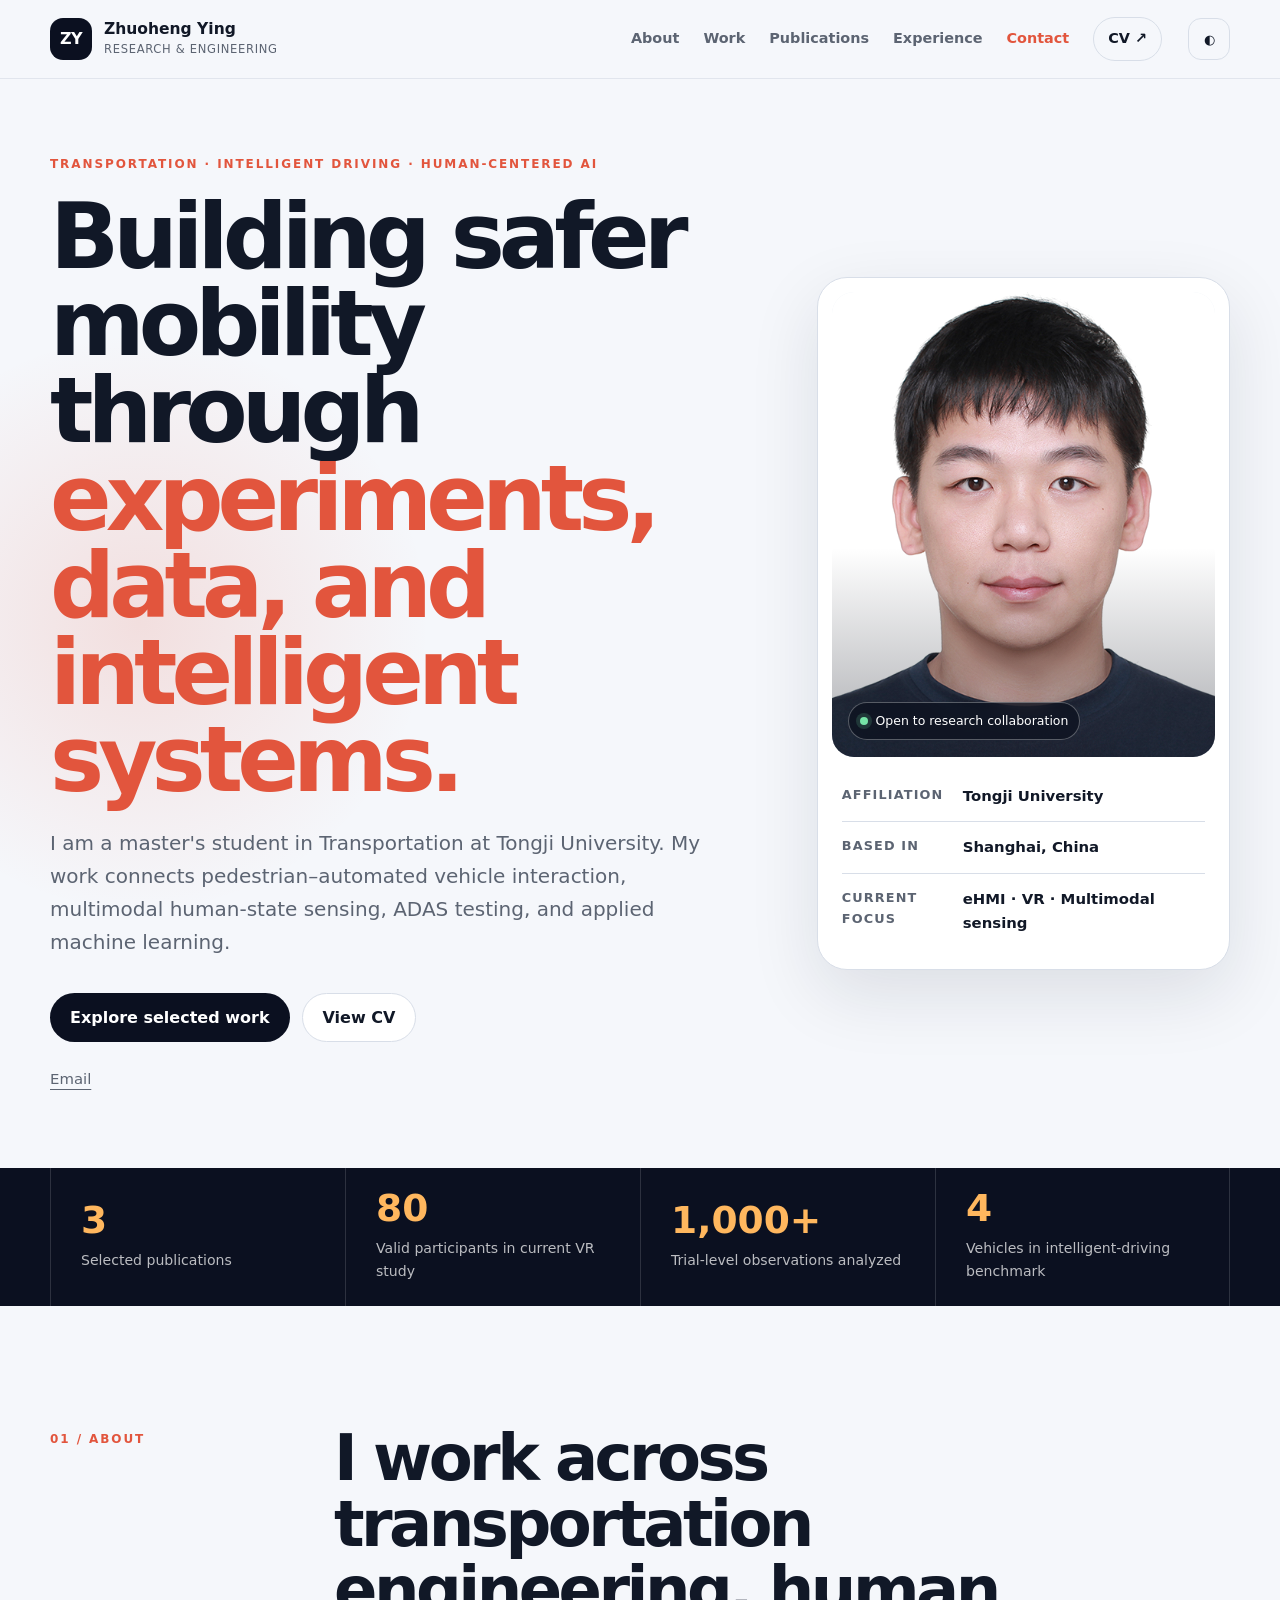
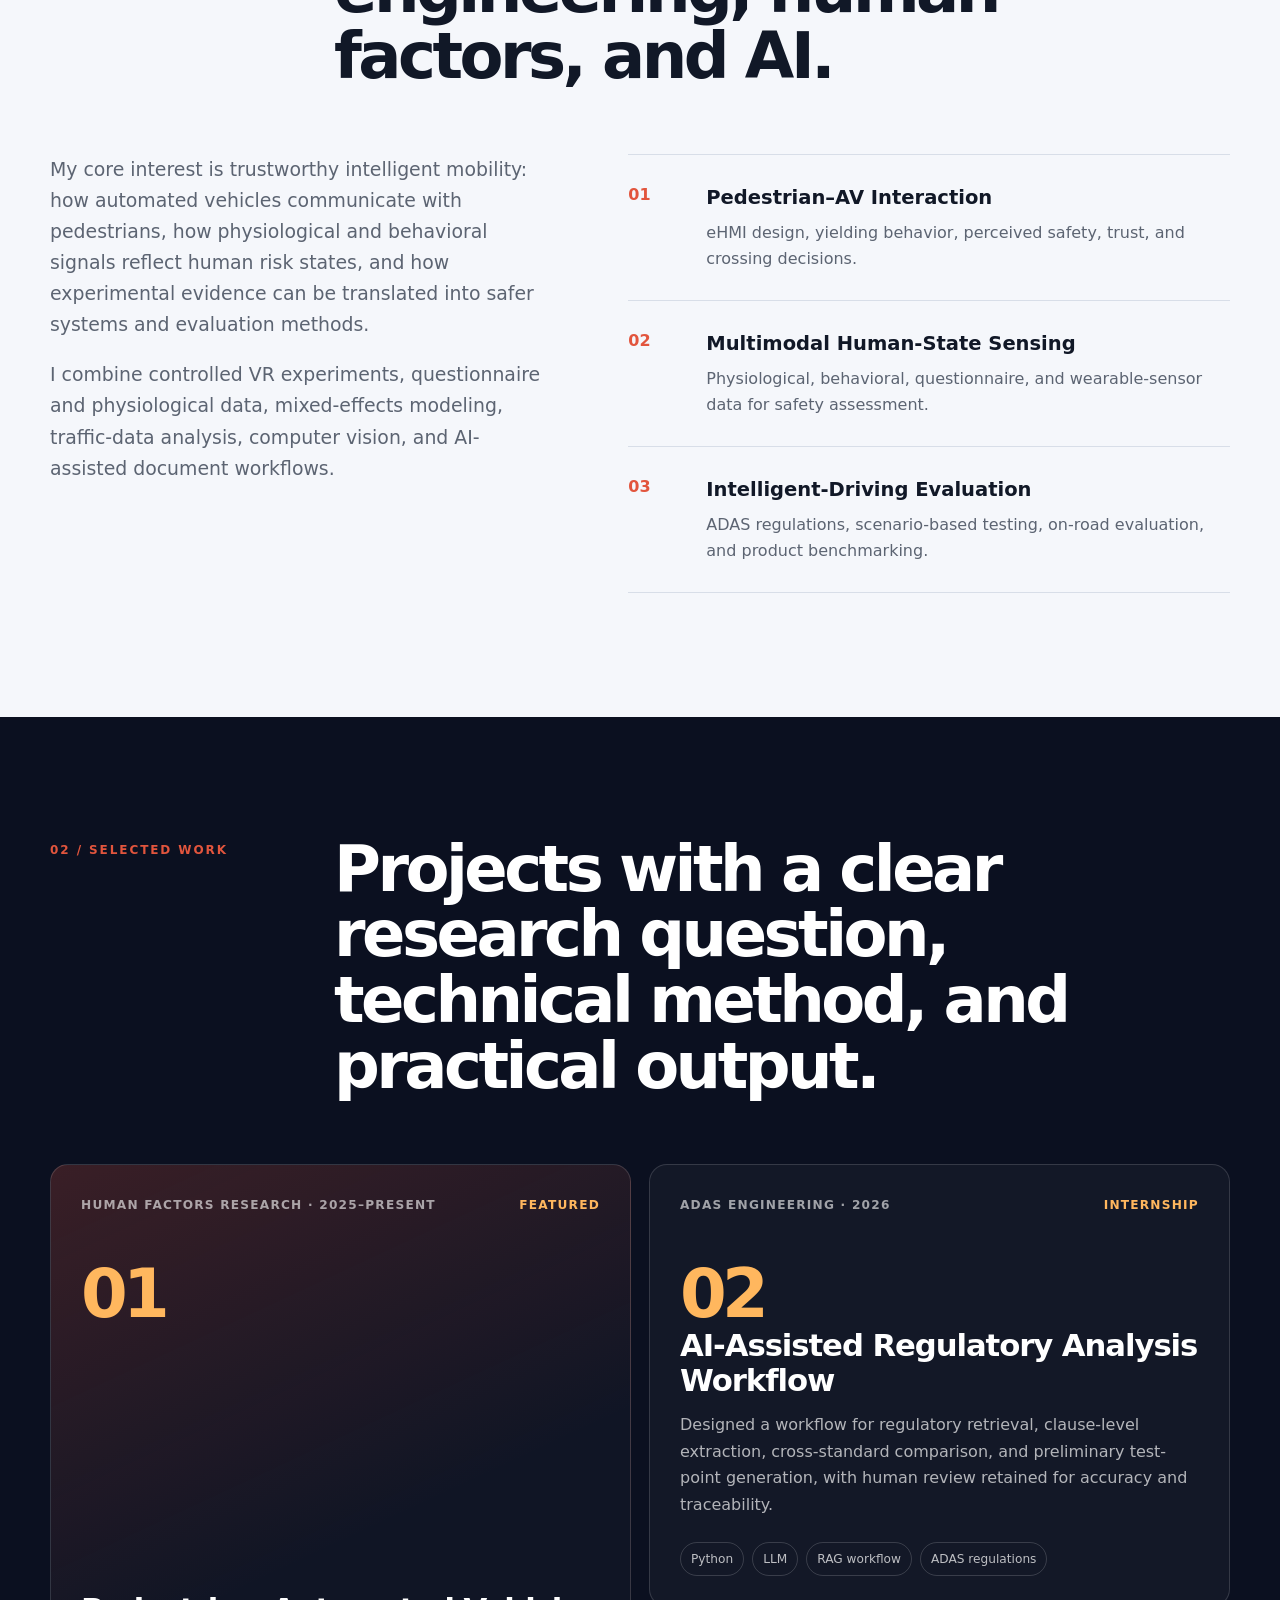
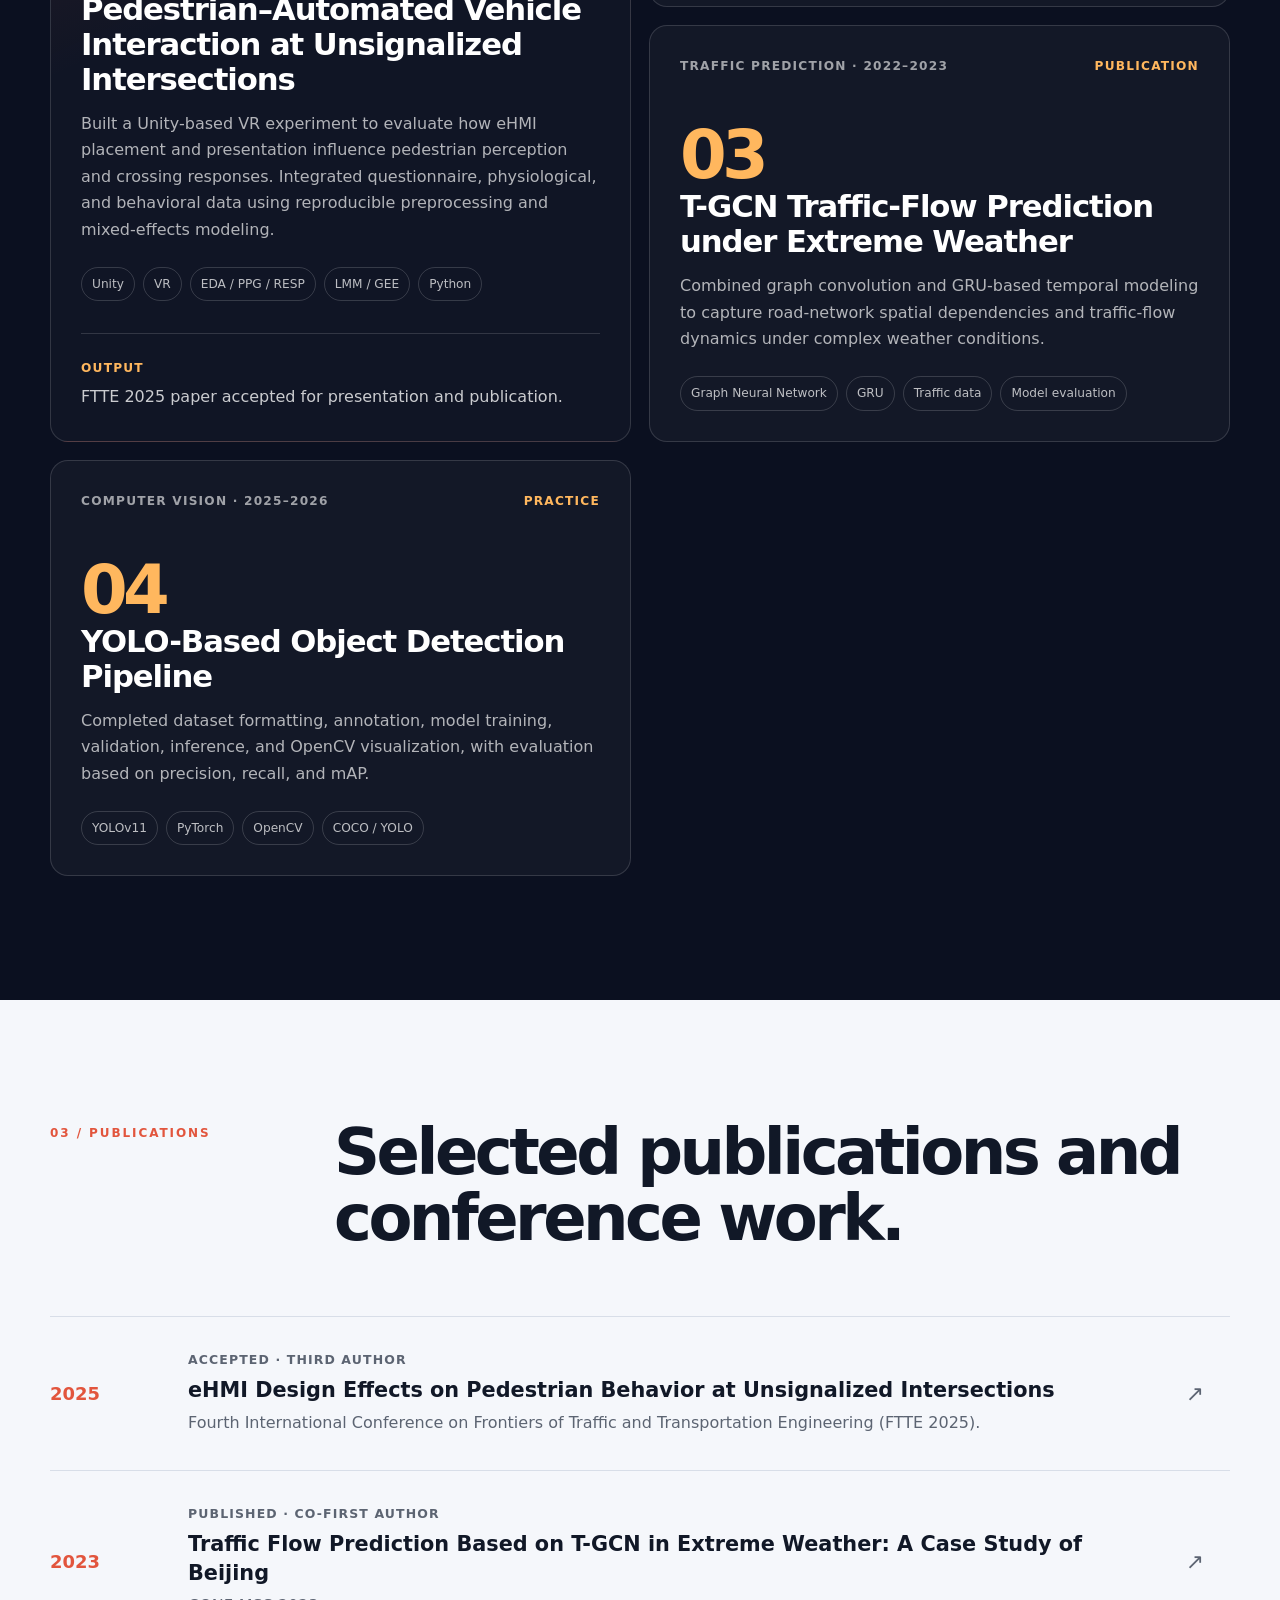
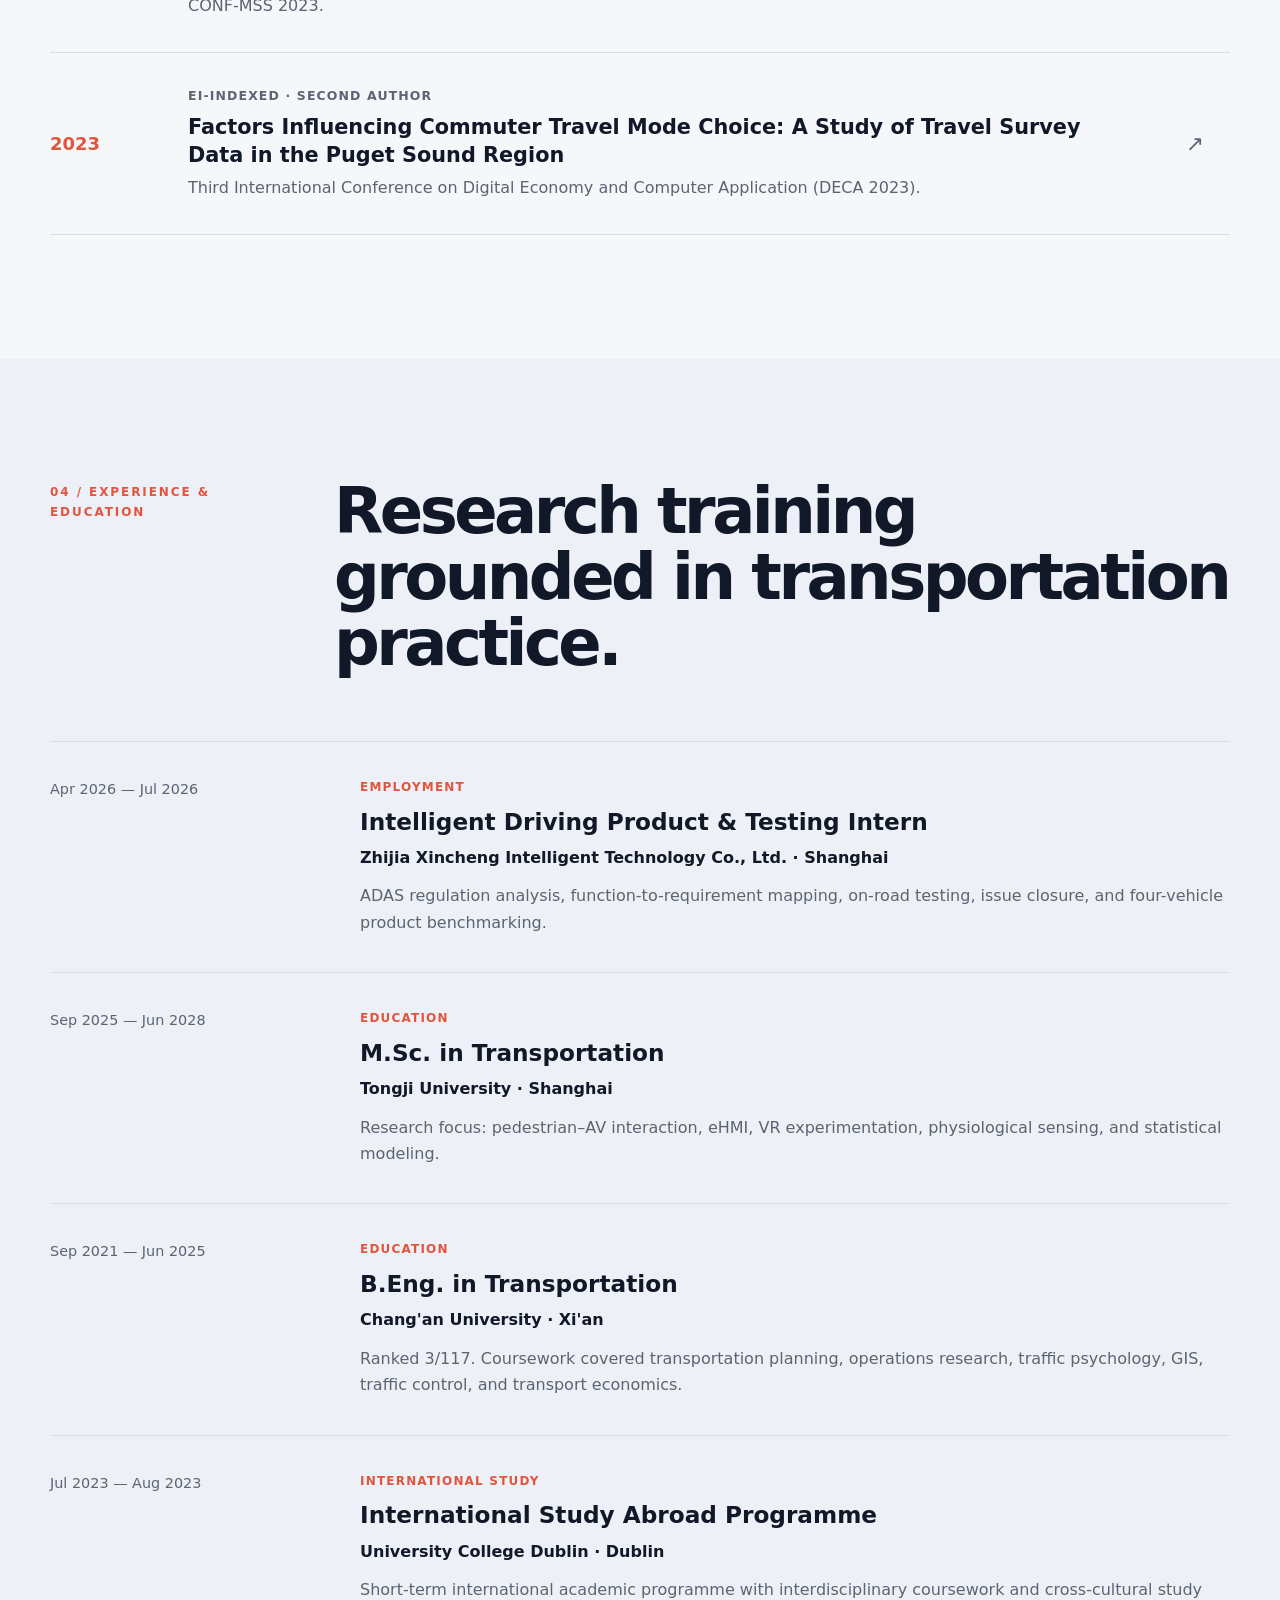
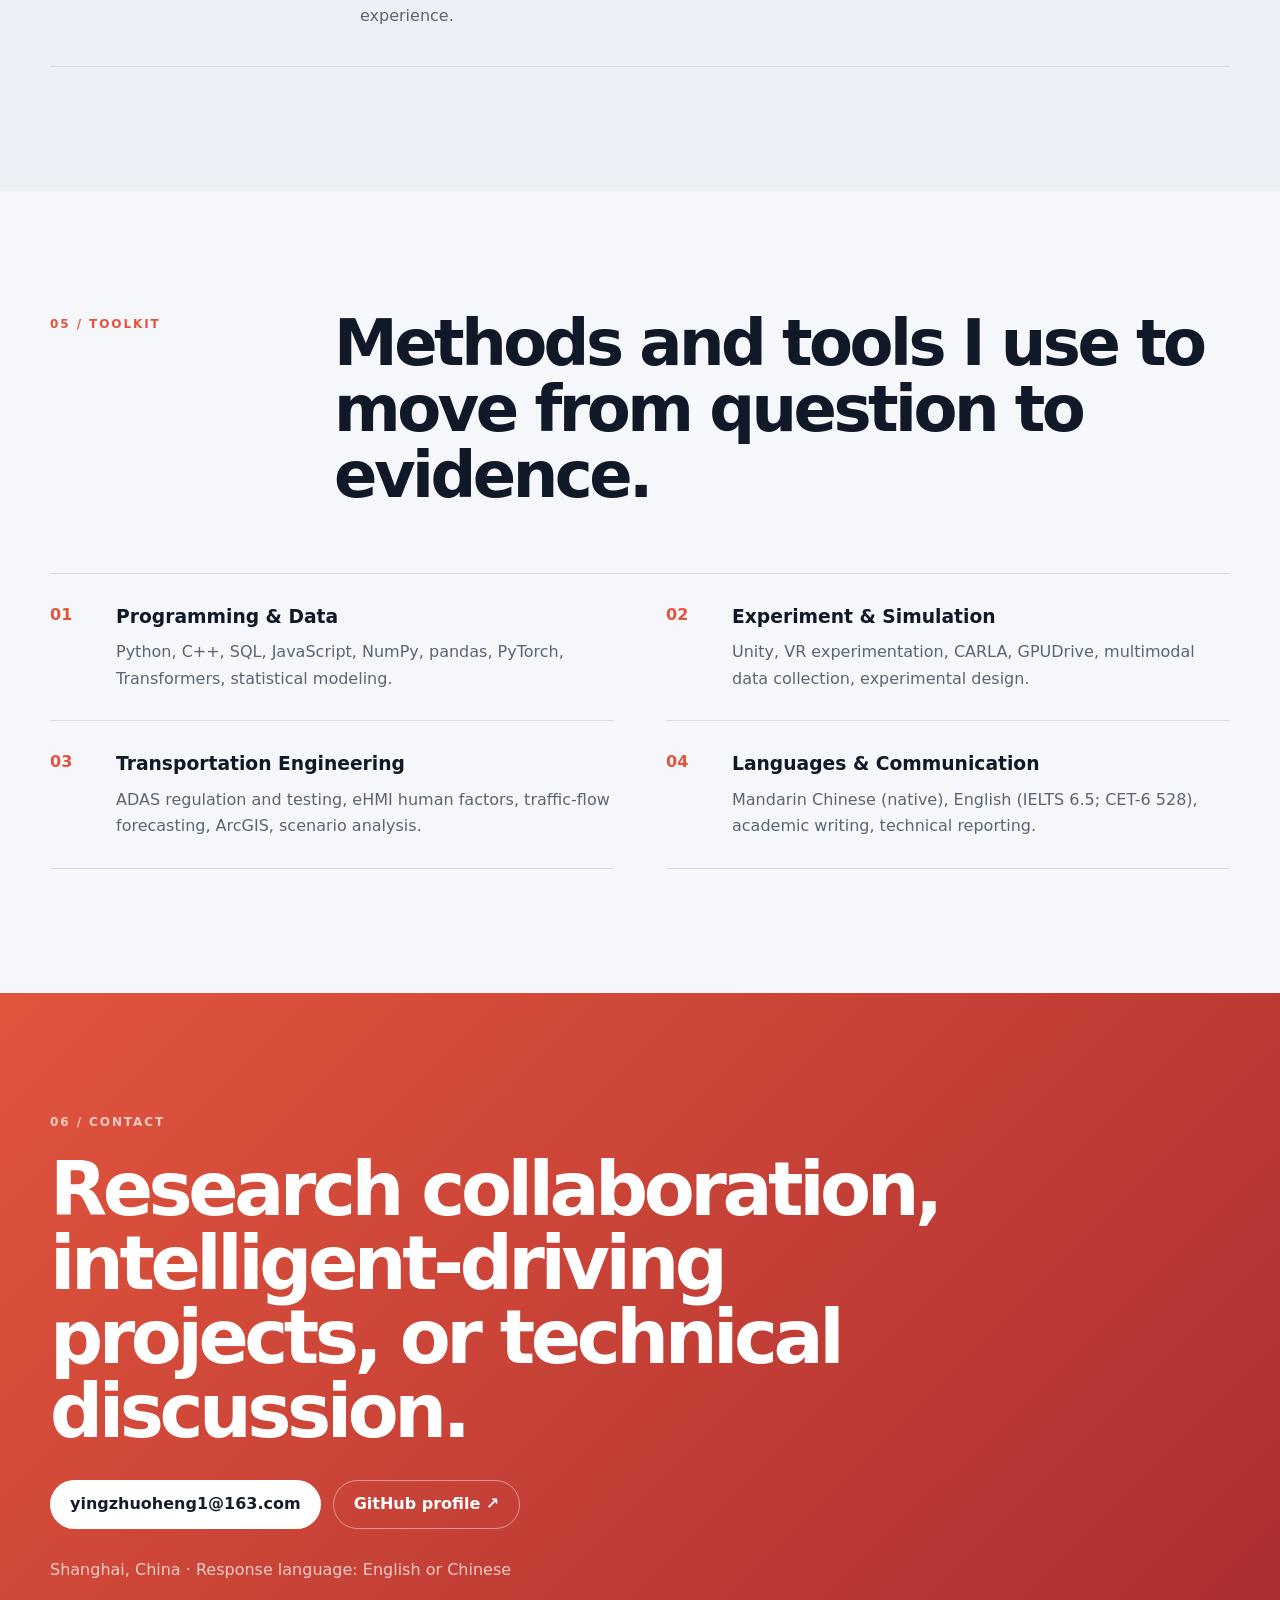
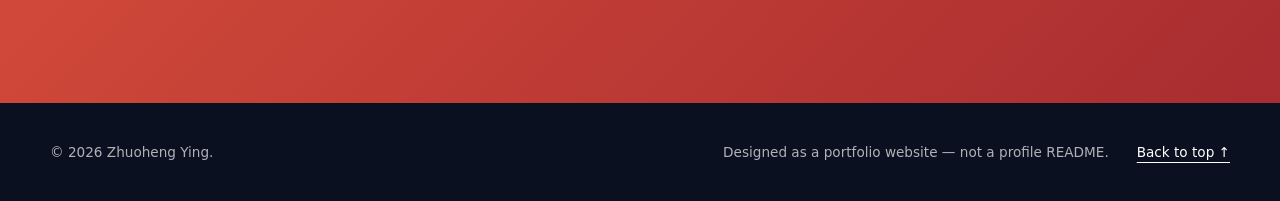
<file: index.html>
<!doctype html>
<html lang="en">
<head>
  <meta charset="utf-8" />
  <meta name="viewport" content="width=device-width, initial-scale=1" />
  <meta name="description" content="Zhuoheng Ying — transportation engineering, intelligent driving, human factors, multimodal sensing, and applied AI." />
  <meta name="author" content="Zhuoheng Ying" />
  <meta name="theme-color" content="#0b1020" />
  <meta property="og:title" content="Zhuoheng Ying | Research & Engineering" />
  <meta property="og:description" content="Research and engineering portfolio in intelligent driving, transportation human factors, and multimodal sensing." />
  <meta property="og:type" content="website" />
  <meta property="og:image"content="https://zhuohengying.github.io/assets/profile.webp" />
  <title>Zhuoheng Ying | Research & Engineering</title>
  <link rel="icon" href="assets/favicon.svg" type="image/svg+xml" />
  <link rel="stylesheet" href="styles.css" />
  <script defer src="site-config.js"></script>
  <script defer src="app.js"></script>
</head>
<body>
  <a class="skip-link" href="#main">Skip to main content</a>

  <header class="site-header" id="top">
    <nav class="nav shell" aria-label="Primary navigation">
      <a class="identity" href="#top" aria-label="Zhuoheng Ying home">
        <span class="identity-mark">ZY</span>
        <span class="identity-text">
          <strong>Zhuoheng Ying</strong>
          <small>Research &amp; Engineering</small>
        </span>
      </a>

      <button class="nav-toggle" type="button" aria-expanded="false" aria-controls="nav-menu">
        <span class="sr-only">Toggle navigation</span>
        <span></span><span></span><span></span>
      </button>

      <div class="nav-menu" id="nav-menu">
        <a href="#about">About</a>
        <a href="#work">Work</a>
        <a href="#publications">Publications</a>
        <a href="#experience">Experience</a>
        <a href="#contact">Contact</a>
        <a class="nav-cv" href="assets/Zhuoheng_Ying_CV.pdf" target="_blank" rel="noopener">CV ↗</a>
      </div>

      <button class="theme-toggle" type="button" aria-label="Switch color theme" title="Switch color theme">
        <span aria-hidden="true">◐</span>
      </button>
    </nav>
  </header>

  <main id="main">
    <section class="hero shell">
      <div class="hero-copy reveal">
        <p class="overline">TRANSPORTATION · INTELLIGENT DRIVING · HUMAN-CENTERED AI</p>
        <h1>Building safer mobility through <em>experiments, data, and intelligent systems.</em></h1>
        <p class="hero-lead">
          I am a master's student in Transportation at Tongji University. My work connects
          pedestrian–automated vehicle interaction, multimodal human-state sensing, ADAS testing,
          and applied machine learning.
        </p>
        <div class="hero-actions">
          <a class="button button-primary" href="#work">Explore selected work</a>
          <a class="button button-secondary" href="assets/Zhuoheng_Ying_CV.pdf" target="_blank" rel="noopener">View CV</a>
        </div>
        <div class="hero-links" aria-label="Contact and external profiles">
          <a href="mailto:yingzhuoheng1@163.com">Email</a>
          <a data-link="github" href="#" target="_blank" rel="noopener">GitHub</a>
          <a data-link="scholar" href="#" target="_blank" rel="noopener" hidden>Google Scholar</a>
          <a data-link="linkedin" href="#" target="_blank" rel="noopener" hidden>LinkedIn</a>
        </div>
      </div>

      <aside class="profile-panel reveal" aria-label="Profile overview">
        <div class="portrait-wrap">
          <img src="assets/profile.webp" alt="Portrait of Zhuoheng Ying" width="500" height="700" />
          <div class="availability"><span></span> Open to research collaboration</div>
        </div>
        <div class="profile-meta">
          <div>
            <span>Affiliation</span>
            <strong>Tongji University</strong>
          </div>
          <div>
            <span>Based in</span>
            <strong>Shanghai, China</strong>
          </div>
          <div>
            <span>Current focus</span>
            <strong>eHMI · VR · Multimodal sensing</strong>
          </div>
        </div>
      </aside>
    </section>

    <section class="signal-strip" aria-label="Highlights">
      <div class="shell signal-grid">
        <div><strong>3</strong><span>Selected publications</span></div>
        <div><strong>80</strong><span>Valid participants in current VR study</span></div>
        <div><strong>1,000+</strong><span>Trial-level observations analyzed</span></div>
        <div><strong>4</strong><span>Vehicles in intelligent-driving benchmark</span></div>
      </div>
    </section>

    <section class="section shell" id="about">
      <div class="section-intro reveal">
        <p class="section-index">01 / ABOUT</p>
        <h2>I work across transportation engineering, human factors, and AI.</h2>
      </div>
      <div class="about-grid">
        <div class="about-copy reveal">
          <p>
            My core interest is trustworthy intelligent mobility: how automated vehicles communicate
            with pedestrians, how physiological and behavioral signals reflect human risk states, and
            how experimental evidence can be translated into safer systems and evaluation methods.
          </p>
          <p>
            I combine controlled VR experiments, questionnaire and physiological data, mixed-effects
            modeling, traffic-data analysis, computer vision, and AI-assisted document workflows.
          </p>
        </div>
        <div class="focus-list reveal">
          <article>
            <span>01</span>
            <div><h3>Pedestrian–AV Interaction</h3><p>eHMI design, yielding behavior, perceived safety, trust, and crossing decisions.</p></div>
          </article>
          <article>
            <span>02</span>
            <div><h3>Multimodal Human-State Sensing</h3><p>Physiological, behavioral, questionnaire, and wearable-sensor data for safety assessment.</p></div>
          </article>
          <article>
            <span>03</span>
            <div><h3>Intelligent-Driving Evaluation</h3><p>ADAS regulations, scenario-based testing, on-road evaluation, and product benchmarking.</p></div>
          </article>
        </div>
      </div>
    </section>

    <section class="section section-dark" id="work">
      <div class="shell">
        <div class="section-intro inverse reveal">
          <p class="section-index">02 / SELECTED WORK</p>
          <h2>Projects with a clear research question, technical method, and practical output.</h2>
        </div>

        <div class="work-grid">
          <article class="work-card work-card-featured reveal">
            <div class="work-head">
              <p>Human Factors Research · 2025–Present</p>
              <span>Featured</span>
            </div>
            <div class="work-number">01</div>
            <h3>Pedestrian–Automated Vehicle Interaction at Unsignalized Intersections</h3>
            <p>
              Built a Unity-based VR experiment to evaluate how eHMI placement and presentation influence
              pedestrian perception and crossing responses. Integrated questionnaire, physiological, and
              behavioral data using reproducible preprocessing and mixed-effects modeling.
            </p>
            <ul class="tag-list"><li>Unity</li><li>VR</li><li>EDA / PPG / RESP</li><li>LMM / GEE</li><li>Python</li></ul>
            <div class="work-result">
              <strong>Output</strong>
              <span>FTTE 2025 paper accepted for presentation and publication.</span>
            </div>
          </article>

          <article class="work-card reveal">
            <div class="work-head"><p>ADAS Engineering · 2026</p><span>Internship</span></div>
            <div class="work-number">02</div>
            <h3>AI-Assisted Regulatory Analysis Workflow</h3>
            <p>
              Designed a workflow for regulatory retrieval, clause-level extraction, cross-standard comparison,
              and preliminary test-point generation, with human review retained for accuracy and traceability.
            </p>
            <ul class="tag-list"><li>Python</li><li>LLM</li><li>RAG workflow</li><li>ADAS regulations</li></ul>
          </article>

          <article class="work-card reveal">
            <div class="work-head"><p>Traffic Prediction · 2022–2023</p><span>Publication</span></div>
            <div class="work-number">03</div>
            <h3>T-GCN Traffic-Flow Prediction under Extreme Weather</h3>
            <p>
              Combined graph convolution and GRU-based temporal modeling to capture road-network spatial
              dependencies and traffic-flow dynamics under complex weather conditions.
            </p>
            <ul class="tag-list"><li>Graph Neural Network</li><li>GRU</li><li>Traffic data</li><li>Model evaluation</li></ul>
          </article>

          <article class="work-card reveal">
            <div class="work-head"><p>Computer Vision · 2025–2026</p><span>Practice</span></div>
            <div class="work-number">04</div>
            <h3>YOLO-Based Object Detection Pipeline</h3>
            <p>
              Completed dataset formatting, annotation, model training, validation, inference, and OpenCV
              visualization, with evaluation based on precision, recall, and mAP.
            </p>
            <ul class="tag-list"><li>YOLOv11</li><li>PyTorch</li><li>OpenCV</li><li>COCO / YOLO</li></ul>
          </article>
        </div>
      </div>
    </section>

    <section class="section shell" id="publications">
      <div class="section-intro reveal">
        <p class="section-index">03 / PUBLICATIONS</p>
        <h2>Selected publications and conference work.</h2>
      </div>
      <ol class="publication-list">
        <li class="reveal">
          <span class="publication-year">2025</span>
          <div>
            <p class="publication-status">Accepted · Third author</p>
            <h3>eHMI Design Effects on Pedestrian Behavior at Unsignalized Intersections</h3>
            <p>Fourth International Conference on Frontiers of Traffic and Transportation Engineering (FTTE 2025).</p>
          </div>
          <span class="publication-arrow">↗</span>
        </li>
        <li class="reveal">
          <span class="publication-year">2023</span>
          <div>
            <p class="publication-status">Published · Co-first author</p>
            <h3>Traffic Flow Prediction Based on T-GCN in Extreme Weather: A Case Study of Beijing</h3>
            <p>CONF-MSS 2023.</p>
          </div>
          <span class="publication-arrow">↗</span>
        </li>
        <li class="reveal">
          <span class="publication-year">2023</span>
          <div>
            <p class="publication-status">EI-indexed · Second author</p>
            <h3>Factors Influencing Commuter Travel Mode Choice: A Study of Travel Survey Data in the Puget Sound Region</h3>
            <p>Third International Conference on Digital Economy and Computer Application (DECA 2023).</p>
          </div>
          <span class="publication-arrow">↗</span>
        </li>
      </ol>
    </section>

    <section class="section section-soft" id="experience">
      <div class="shell">
        <div class="section-intro reveal">
          <p class="section-index">04 / EXPERIENCE & EDUCATION</p>
          <h2>Research training grounded in transportation practice.</h2>
        </div>
        <div class="timeline">
          <article class="timeline-row reveal">
            <div class="timeline-date">Apr 2026 — Jul 2026</div>
            <div>
              <p class="timeline-label">Employment</p>
              <h3>Intelligent Driving Product &amp; Testing Intern</h3>
              <p class="timeline-org">Zhijia Xincheng Intelligent Technology Co., Ltd. · Shanghai</p>
              <p>ADAS regulation analysis, function-to-requirement mapping, on-road testing, issue closure, and four-vehicle product benchmarking.</p>
            </div>
          </article>
          <article class="timeline-row reveal">
            <div class="timeline-date">Sep 2025 — Jun 2028</div>
            <div>
              <p class="timeline-label">Education</p>
              <h3>M.Sc. in Transportation</h3>
              <p class="timeline-org">Tongji University · Shanghai</p>
              <p>Research focus: pedestrian–AV interaction, eHMI, VR experimentation, physiological sensing, and statistical modeling.</p>
            </div>
          </article>
          <article class="timeline-row reveal">
            <div class="timeline-date">Sep 2021 — Jun 2025</div>
            <div>
              <p class="timeline-label">Education</p>
              <h3>B.Eng. in Transportation</h3>
              <p class="timeline-org">Chang'an University · Xi'an</p>
              <p>Ranked 3/117. Coursework covered transportation planning, operations research, traffic psychology, GIS, traffic control, and transport economics.</p>
            </div>
          </article>
          <article class="timeline-row reveal">
            <div class="timeline-date">Jul 2023 — Aug 2023</div>
            <div>
              <p class="timeline-label">International Study</p>
              <h3>International Study Abroad Programme</h3>
              <p class="timeline-org">University College Dublin · Dublin</p>
              <p>Short-term international academic programme with interdisciplinary coursework and cross-cultural study experience.</p>
            </div>
          </article>
        </div>
      </div>
    </section>

    <section class="section shell" id="skills">
      <div class="section-intro reveal">
        <p class="section-index">05 / TOOLKIT</p>
        <h2>Methods and tools I use to move from question to evidence.</h2>
      </div>
      <div class="skills-layout">
        <div class="skill-group reveal"><span>01</span><div><h3>Programming &amp; Data</h3><p>Python, C++, SQL, JavaScript, NumPy, pandas, PyTorch, Transformers, statistical modeling.</p></div></div>
        <div class="skill-group reveal"><span>02</span><div><h3>Experiment &amp; Simulation</h3><p>Unity, VR experimentation, CARLA, GPUDrive, multimodal data collection, experimental design.</p></div></div>
        <div class="skill-group reveal"><span>03</span><div><h3>Transportation Engineering</h3><p>ADAS regulation and testing, eHMI human factors, traffic-flow forecasting, ArcGIS, scenario analysis.</p></div></div>
        <div class="skill-group reveal"><span>04</span><div><h3>Languages &amp; Communication</h3><p>Mandarin Chinese (native), English (IELTS 6.5; CET-6 528), academic writing, technical reporting.</p></div></div>
      </div>
    </section>

    <section class="contact" id="contact">
      <div class="shell contact-inner reveal">
        <p class="section-index">06 / CONTACT</p>
        <h2>Research collaboration, intelligent-driving projects, or technical discussion.</h2>
        <div class="contact-actions">
          <a class="button button-light" href="mailto:yingzhuoheng1@163.com">yingzhuoheng1@163.com</a>
          <a class="button button-outline-light" data-link="github" href="#" target="_blank" rel="noopener">GitHub profile ↗</a>
        </div>
        <p class="contact-note">Shanghai, China · Response language: English or Chinese</p>
      </div>
    </section>
  </main>

  <footer class="site-footer">
    <div class="shell footer-inner">
      <p>© <span id="year"></span> Zhuoheng Ying.</p>
      <p>Designed as a portfolio website — not a profile README.</p>
      <a href="#top">Back to top ↑</a>
    </div>
  </footer>
</body>
</html>
</file>
<file: styles.css>
:root {
  --bg: #f5f7fb;
  --surface: #ffffff;
  --soft: #edf1f7;
  --ink: #111827;
  --muted: #5c6472;
  --line: #d8dee8;
  --navy: #0b1020;
  --accent: #e2553d;
  --accent-2: #ffb75e;
  --radius-lg: 30px;
  --radius-md: 18px;
  --shadow: 0 24px 70px rgba(15, 23, 42, .11);
  --shell: 1180px;
}

[data-theme="dark"] {
  --bg: #0c111c;
  --surface: #121927;
  --soft: #171f2f;
  --ink: #f6f8fb;
  --muted: #a8b1c0;
  --line: #2b3547;
  --navy: #060912;
  --accent: #ff735c;
  --accent-2: #ffc06c;
  --shadow: 0 24px 70px rgba(0, 0, 0, .35);
}

* { box-sizing: border-box; }
html { scroll-behavior: smooth; }
body {
  margin: 0;
  background: var(--bg);
  color: var(--ink);
  font-family: Inter, ui-sans-serif, system-ui, -apple-system, BlinkMacSystemFont, "Segoe UI", sans-serif;
  line-height: 1.65;
  text-rendering: optimizeLegibility;
  transition: background-color .25s ease, color .25s ease;
}
a { color: inherit; }
img { display: block; max-width: 100%; }
button, a { -webkit-tap-highlight-color: transparent; }
::selection { background: color-mix(in srgb, var(--accent) 25%, transparent); }

.shell { width: min(calc(100% - 44px), var(--shell)); margin-inline: auto; }
.section { padding: 124px 0; }
.section-soft { background: var(--soft); }
.sr-only { position: absolute; width: 1px; height: 1px; padding: 0; margin: -1px; overflow: hidden; clip: rect(0, 0, 0, 0); white-space: nowrap; border: 0; }
.skip-link { position: fixed; top: -80px; left: 18px; z-index: 999; padding: 10px 14px; border-radius: 10px; background: var(--ink); color: var(--bg); }
.skip-link:focus { top: 18px; }

.site-header {
  position: sticky;
  top: 0;
  z-index: 100;
  border-bottom: 1px solid color-mix(in srgb, var(--line) 72%, transparent);
  background: color-mix(in srgb, var(--bg) 84%, transparent);
  backdrop-filter: blur(18px);
}
.nav { min-height: 78px; display: flex; align-items: center; gap: 26px; }
.identity { display: inline-flex; align-items: center; gap: 12px; text-decoration: none; }
.identity-mark { display: grid; place-items: center; width: 42px; height: 42px; border-radius: 13px; background: var(--navy); color: #fff; font-weight: 850; letter-spacing: -.04em; }
.identity-text { display: flex; flex-direction: column; line-height: 1.15; }
.identity-text strong { font-size: .97rem; }
.identity-text small { margin-top: 4px; color: var(--muted); font-size: .72rem; letter-spacing: .06em; text-transform: uppercase; }
.nav-menu { margin-left: auto; display: flex; align-items: center; gap: 24px; }
.nav-menu a { text-decoration: none; color: var(--muted); font-size: .9rem; font-weight: 650; }
.nav-menu a:hover, .nav-menu a.active { color: var(--accent); }
.nav-menu .nav-cv { padding: 9px 14px; border: 1px solid var(--line); border-radius: 999px; color: var(--ink); }
.theme-toggle, .nav-toggle { border: 0; background: transparent; color: var(--ink); cursor: pointer; }
.theme-toggle { width: 42px; height: 42px; border: 1px solid var(--line); border-radius: 13px; }
.nav-toggle { display: none; width: 42px; height: 42px; padding: 9px; margin-left: auto; }
.nav-toggle span:not(.sr-only) { display: block; height: 2px; margin: 5px 0; border-radius: 99px; background: currentColor; }

.hero {
  min-height: calc(100vh - 78px);
  display: grid;
  grid-template-columns: minmax(0, 1.25fr) minmax(330px, .75fr);
  align-items: center;
  gap: 78px;
  padding-top: 76px;
  padding-bottom: 76px;
  position: relative;
}
.hero::before {
  content: "";
  position: absolute;
  z-index: -1;
  width: 620px;
  height: 620px;
  left: -220px;
  top: 50%;
  transform: translateY(-50%);
  border-radius: 50%;
  background: radial-gradient(circle, color-mix(in srgb, var(--accent) 15%, transparent), transparent 66%);
  pointer-events: none;
}
.overline, .section-index { margin: 0; color: var(--accent); font-size: .75rem; font-weight: 850; letter-spacing: .16em; }
.hero h1 { margin: 18px 0 24px; max-width: 900px; font-size: clamp(3.2rem, 7.1vw, 7.2rem); line-height: .96; letter-spacing: -.065em; }
.hero h1 em { color: var(--accent); font-style: normal; }
.hero-lead { max-width: 760px; margin: 0; color: var(--muted); font-size: clamp(1.04rem, 1.65vw, 1.25rem); }
.hero-actions { display: flex; flex-wrap: wrap; gap: 12px; margin-top: 34px; }
.button { display: inline-flex; align-items: center; justify-content: center; min-height: 49px; padding: 0 20px; border-radius: 999px; text-decoration: none; font-weight: 760; }
.button-primary { background: var(--navy); color: #fff; }
.button-primary:hover { transform: translateY(-2px); box-shadow: var(--shadow); }
.button-secondary { border: 1px solid var(--line); background: var(--surface); }
.hero-links { display: flex; gap: 22px; flex-wrap: wrap; margin-top: 25px; }
.hero-links a { color: var(--muted); font-size: .93rem; text-underline-offset: 5px; }

.profile-panel { border: 1px solid var(--line); background: var(--surface); border-radius: var(--radius-lg); padding: 14px; box-shadow: var(--shadow); }
.portrait-wrap { position: relative; overflow: hidden; border-radius: 22px; background: var(--soft); aspect-ratio: 4 / 4.85; }
.portrait-wrap img { width: 100%; height: 100%; object-fit: cover; object-position: center 18%; filter: saturate(.9) contrast(1.03); }
.portrait-wrap::after { content: ""; position: absolute; inset: 0; background: linear-gradient(to top, rgba(8, 12, 24, .35), transparent 45%); pointer-events: none; }
.availability { position: absolute; left: 16px; bottom: 16px; z-index: 2; display: inline-flex; align-items: center; gap: 8px; padding: 8px 11px; border: 1px solid rgba(255,255,255,.3); border-radius: 999px; background: rgba(9, 14, 27, .62); color: #fff; backdrop-filter: blur(10px); font-size: .78rem; }
.availability span { width: 8px; height: 8px; border-radius: 50%; background: #76e4a7; box-shadow: 0 0 0 4px rgba(118, 228, 167, .16); }
.profile-meta { padding: 14px 10px 6px; }
.profile-meta > div { display: grid; grid-template-columns: 105px 1fr; gap: 16px; padding: 13px 0; border-bottom: 1px solid var(--line); }
.profile-meta > div:last-child { border-bottom: 0; }
.profile-meta span { color: var(--muted); font-size: .8rem; text-transform: uppercase; letter-spacing: .09em; font-weight: 750; }
.profile-meta strong { font-size: .93rem; }

.signal-strip { background: var(--navy); color: #fff; }
.signal-grid { display: grid; grid-template-columns: repeat(4, 1fr); }
.signal-grid > div { min-height: 138px; display: flex; flex-direction: column; justify-content: center; padding: 22px 30px; border-left: 1px solid rgba(255,255,255,.14); }
.signal-grid > div:last-child { border-right: 1px solid rgba(255,255,255,.14); }
.signal-grid strong { font-size: 2.35rem; line-height: 1; color: var(--accent-2); }
.signal-grid span { margin-top: 9px; color: rgba(255,255,255,.72); font-size: .88rem; }

.section-intro { display: grid; grid-template-columns: 230px minmax(0, 1fr); gap: 54px; align-items: start; margin-bottom: 64px; }
.section-intro h2 { margin: -4px 0 0; max-width: 900px; font-size: clamp(2.35rem, 5vw, 5.1rem); line-height: 1.03; letter-spacing: -.055em; }
.about-grid { display: grid; grid-template-columns: .9fr 1.1fr; gap: 86px; }
.about-copy { color: var(--muted); font-size: 1.18rem; }
.about-copy p:first-child { margin-top: 0; }
.focus-list { border-top: 1px solid var(--line); }
.focus-list article { display: grid; grid-template-columns: 58px 1fr; gap: 20px; padding: 27px 0; border-bottom: 1px solid var(--line); }
.focus-list article > span { color: var(--accent); font-weight: 850; }
.focus-list h3 { margin: 0 0 6px; font-size: 1.22rem; }
.focus-list p { margin: 0; color: var(--muted); }

.section-dark { background: var(--navy); color: #fff; }
.section-intro.inverse h2 { color: #fff; }
.work-grid { display: grid; grid-template-columns: repeat(2, 1fr); gap: 18px; }
.work-card { min-height: 410px; display: flex; flex-direction: column; padding: 30px; border: 1px solid rgba(255,255,255,.14); border-radius: var(--radius-md); background: rgba(255,255,255,.035); transition: transform .2s ease, border-color .2s ease, background .2s ease; }
.work-card:hover { transform: translateY(-5px); border-color: rgba(255,255,255,.32); background: rgba(255,255,255,.06); }
.work-card-featured { grid-row: span 2; min-height: 838px; background: linear-gradient(155deg, rgba(226,85,61,.22), rgba(255,255,255,.025) 45%); }
.work-head { display: flex; justify-content: space-between; gap: 20px; color: rgba(255,255,255,.6); font-size: .76rem; text-transform: uppercase; letter-spacing: .1em; font-weight: 760; }
.work-head p { margin: 0; }
.work-head span { color: var(--accent-2); }
.work-number { margin-top: 46px; color: var(--accent-2); font-size: 4.2rem; font-weight: 850; line-height: 1; letter-spacing: -.07em; }
.work-card h3 { margin: auto 0 14px; font-size: clamp(1.55rem, 2.4vw, 2.45rem); line-height: 1.14; letter-spacing: -.035em; }
.work-card > p { margin: 0; color: rgba(255,255,255,.68); }
.tag-list { display: flex; flex-wrap: wrap; gap: 8px; padding: 0; margin: 24px 0 0; list-style: none; }
.tag-list li { padding: 6px 10px; border: 1px solid rgba(255,255,255,.16); border-radius: 999px; color: rgba(255,255,255,.72); font-size: .76rem; }
.work-result { margin-top: 32px; padding-top: 24px; border-top: 1px solid rgba(255,255,255,.14); }
.work-result strong { display: block; margin-bottom: 6px; color: var(--accent-2); font-size: .76rem; text-transform: uppercase; letter-spacing: .1em; }
.work-result span { color: rgba(255,255,255,.78); }

.publication-list { list-style: none; padding: 0; margin: 0; border-top: 1px solid var(--line); }
.publication-list li { display: grid; grid-template-columns: 110px minmax(0, 1fr) 44px; gap: 28px; align-items: center; padding: 33px 0; border-bottom: 1px solid var(--line); }
.publication-year { color: var(--accent); font-size: 1.12rem; font-weight: 850; }
.publication-status { margin: 0 0 6px; color: var(--muted); font-size: .78rem; text-transform: uppercase; letter-spacing: .09em; font-weight: 760; }
.publication-list h3 { margin: 0 0 6px; max-width: 900px; font-size: 1.3rem; line-height: 1.35; }
.publication-list li > div > p:last-child { margin: 0; color: var(--muted); }
.publication-arrow { color: var(--muted); font-size: 1.35rem; }

.timeline { border-top: 1px solid var(--line); }
.timeline-row { display: grid; grid-template-columns: 260px minmax(0, 1fr); gap: 50px; padding: 36px 0; border-bottom: 1px solid var(--line); }
.timeline-date { color: var(--muted); font-size: .9rem; }
.timeline-label { margin: 0 0 5px; color: var(--accent); font-size: .75rem; text-transform: uppercase; letter-spacing: .1em; font-weight: 850; }
.timeline-row h3 { margin: 0; font-size: 1.45rem; }
.timeline-org { margin: 4px 0 12px; font-weight: 700; }
.timeline-row > div:last-child > p:last-child { margin: 0; color: var(--muted); }

.skills-layout { display: grid; grid-template-columns: repeat(2, 1fr); gap: 0 52px; border-top: 1px solid var(--line); }
.skill-group { display: grid; grid-template-columns: 48px 1fr; gap: 18px; padding: 28px 0; border-bottom: 1px solid var(--line); }
.skill-group > span { color: var(--accent); font-weight: 850; }
.skill-group h3 { margin: 0 0 7px; }
.skill-group p { margin: 0; color: var(--muted); }

.contact { padding: 120px 0; background: linear-gradient(135deg, var(--accent), #a82c30); color: #fff; }
.contact .section-index { color: rgba(255,255,255,.7); }
.contact h2 { max-width: 930px; margin: 20px 0 30px; font-size: clamp(2.5rem, 5.8vw, 6rem); line-height: 1; letter-spacing: -.06em; }
.contact-actions { display: flex; flex-wrap: wrap; gap: 12px; }
.button-light { background: #fff; color: #161c29; }
.button-outline-light { border: 1px solid rgba(255,255,255,.45); color: #fff; }
.contact-note { margin: 28px 0 0; color: rgba(255,255,255,.72); }

.site-footer { background: var(--navy); color: rgba(255,255,255,.68); }
.footer-inner { min-height: 98px; display: grid; grid-template-columns: 1fr auto auto; gap: 28px; align-items: center; font-size: .85rem; }
.footer-inner a { color: #fff; text-underline-offset: 5px; }

.reveal { opacity: 0; transform: translateY(18px); transition: opacity .7s ease, transform .7s ease; }
.reveal.is-visible { opacity: 1; transform: none; }

@media (max-width: 960px) {
  .nav-toggle { display: block; }
  .nav-menu { position: absolute; top: 70px; left: 22px; right: 22px; display: none; flex-direction: column; align-items: stretch; gap: 0; padding: 12px; border: 1px solid var(--line); border-radius: 18px; background: var(--surface); box-shadow: var(--shadow); }
  .nav-menu.open { display: flex; }
  .nav-menu a { padding: 11px 12px; }
  .nav-menu .nav-cv { border-radius: 10px; }
  .theme-toggle { margin-left: 0; }
  .hero { grid-template-columns: 1fr; min-height: auto; gap: 50px; }
  .profile-panel { max-width: 560px; }
  .signal-grid { grid-template-columns: repeat(2, 1fr); }
  .signal-grid > div:nth-child(3) { border-top: 1px solid rgba(255,255,255,.14); }
  .signal-grid > div:nth-child(4) { border-top: 1px solid rgba(255,255,255,.14); }
  .section-intro { grid-template-columns: 1fr; gap: 18px; }
  .about-grid { grid-template-columns: 1fr; gap: 40px; }
  .work-grid { grid-template-columns: 1fr; }
  .work-card-featured { grid-row: auto; min-height: 620px; }
}

@media (max-width: 680px) {
  .shell { width: min(calc(100% - 28px), var(--shell)); }
  .section { padding: 88px 0; }
  .identity-text { display: none; }
  .hero { padding-top: 55px; padding-bottom: 60px; }
  .hero h1 { font-size: clamp(3.05rem, 16vw, 5rem); }
  .profile-meta > div { grid-template-columns: 88px 1fr; }
  .signal-grid { grid-template-columns: 1fr; }
  .signal-grid > div { min-height: 108px; border-right: 0; border-left: 0; border-bottom: 1px solid rgba(255,255,255,.14); }
  .signal-grid > div:last-child { border-right: 0; }
  .work-card, .work-card-featured { min-height: 470px; padding: 24px; }
  .publication-list li { grid-template-columns: 72px minmax(0, 1fr); gap: 14px; }
  .publication-arrow { display: none; }
  .timeline-row { grid-template-columns: 1fr; gap: 12px; }
  .skills-layout { grid-template-columns: 1fr; }
  .contact { padding: 90px 0; }
  .footer-inner { grid-template-columns: 1fr; gap: 8px; padding: 28px 0; }
}

@media (prefers-reduced-motion: reduce) {
  html { scroll-behavior: auto; }
  *, *::before, *::after { transition-duration: .01ms !important; animation-duration: .01ms !important; }
  .reveal { opacity: 1; transform: none; }
}
</file>
